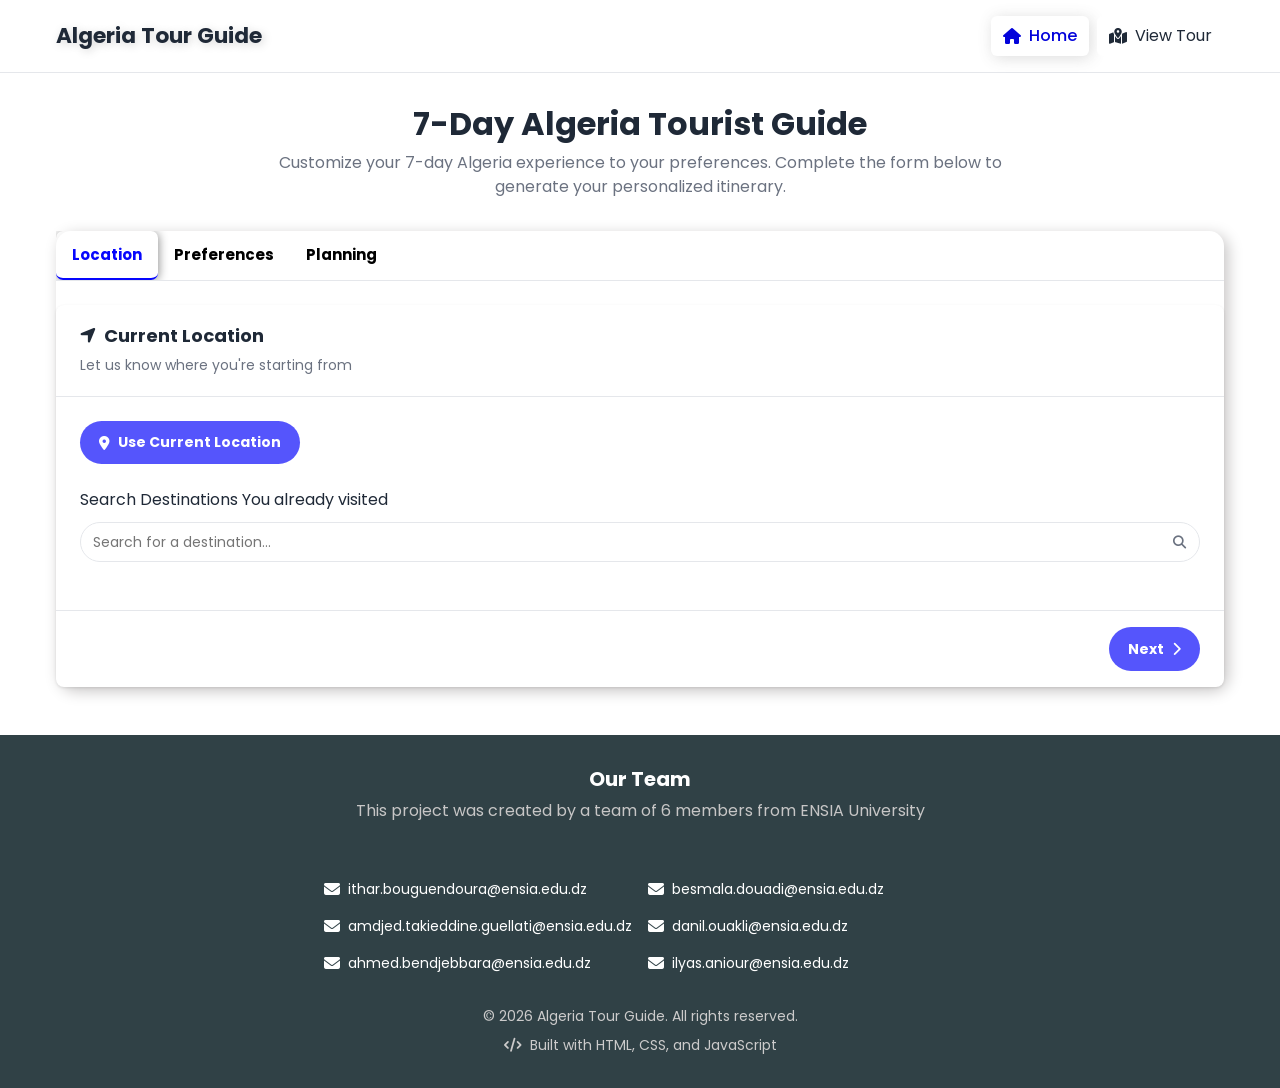
<file: templates/index.html>
<!DOCTYPE html>
<html lang="en">
<head>
  <meta charset="UTF-8">
  <meta name="viewport" content="width=device-width, initial-scale=1.0">
  <title>7-Day Algeria Tourist Guide</title>
  <meta name="description" content="Comprehensive 7-day tour guide for Algeria">
  <meta name="keywords" content="Algeria, tourism, travel, guide, itinerary">
  <meta name="author" content="Algeria Tour Guide Team">
  <!-- Built with HTML, CSS, and JavaScript -->
  <link rel="stylesheet" href="../static/styles.css">
  <link rel="stylesheet" href="https://cdnjs.cloudflare.com/ajax/libs/font-awesome/6.4.0/css/all.min.css">
</head>
<body>
  <header class="header">
    <div class="container">
      <div class="header-content">
        <a href="index.html" class="logo">Algeria Tour Guide</a>
        <nav class="nav">
          <a href="/" class="nav-link active">
            <i class="fas fa-home"></i> Home
          </a>
          <a href="/tour" class="nav-link">
            <i class="fas fa-map-marked-alt"></i> View Tour
          </a>
        </nav>
      </div>
    </div>
  </header>

  <main>
    <div class="container">
      <h1 class="main-title">7-Day Algeria Tourist Guide</h1>
      <p class="main-description">
        Customize your 7-day Algeria experience to your preferences. Complete the form below to generate your
        personalized itinerary.
      </p>

      <div class="tour-form-container">
        <div id="validation-error" class="alert alert-error hidden">
          <i class="fas fa-exclamation-circle"></i>
          <span id="error-message"></span>
        </div>

        <div class="tabs">
          <div class="tab-header">
            <button class="tab-button active" data-tab="location">Location</button>
            <button class="tab-button" data-tab="preferences">Preferences</button>
            <button class="tab-button" data-tab="planning">Planning</button>
          </div>

          <div class="tab-content">
            <!-- Location Tab -->
            <div class="tab-pane active" id="location-tab">
              <div class="card">
                <div class="card-header">
                  <h2 class="card-title"><i class="fas fa-location-arrow"></i> Current Location</h2>
                  <p class="card-description">Let us know where you're starting from</p>
                </div>
                <div class="card-content">
                  <div class="form-group">
                    <button type="button" id="get-location-btn" class="btn btn-primary">
                      <i class="fas fa-map-marker-alt"></i> Use Current Location
                    </button>
                  </div>

                  <div id="current-location-display" class="location-display hidden">
                    <div class="font-medium">Starting from:</div>
                    <div class="location-name" id="location-name">GPS Location</div>
                    <div class="location-coordinates" id="location-coordinates"></div>
                  </div>

                  <div class="form-group">
                    <label for="destination-search">Search Destinations You already visited</label>
                    <div class="search-container">
                      <input type="text" id="destination-search" class="input" placeholder="Search for a destination...">
                      <button type="button" class="search-button">
                        <i class="fas fa-search"></i>
                      </button>
                    </div>
                    <div id="search-results" class="search-results hidden"></div>
                  </div>

                  <div id="selected-destinations-container" class="selected-destinations hidden">
                    <label>Selected Destinations</label>
                    <div id="selected-destinations" class="badge-container"></div>
                  </div>
                </div>
                <div class="card-footer">
                  <button type="button" class="btn btn-primary next-tab" data-next="preferences" id="next-btn-form1">
                    Next <i class="fas fa-chevron-right"></i>
                  </button>
                </div>
              </div>
            </div>

            <!-- Preferences Tab -->
            <div class="tab-pane" id="preferences-tab">
              <div class="card">
                <div class="card-header">
                  <h2 class="card-title"><i class="fas fa-compass"></i> Travel Preferences</h2>
                  <p class="card-description">Tell us what you enjoy during your travels</p>
                </div>
                <div class="card-content">
                  <div class="form-group">
                    <label class="label">Preferred Categories (select at least 3)</label>
                    <div class="checkbox-grid">
                      <div class="checkbox-item">
                        <input type="checkbox" id="category-nature" class="category-checkbox" value="Nature">
                        <label for="category-nature">Nature</label>
                      </div>
                      <div class="checkbox-item">
                        <input type="checkbox" id="category-museum" class="category-checkbox" value="Museum">
                        <label for="category-museum">Museum</label>
                      </div>
                      <div class="checkbox-item">
                        <input type="checkbox" id="category-beach" class="category-checkbox" value="Beach">
                        <label for="category-beach">Beach</label>
                      </div>
                      <div class="checkbox-item">
                        <input type="checkbox" id="category-landmark" class="category-checkbox" value="Historical Landmark">
                        <label for="category-landmark">Historical Landmark</label>
                      </div>
                      <div class="checkbox-item">
                        <input type="checkbox" id="category-aquapark" class="category-checkbox" value="Aquapark">
                        <label for="category-aquapark">Aquapark</label>
                      </div>
                      <div class="checkbox-item">
                        <input type="checkbox" id="category-amusement" class="category-checkbox" value="Amusement Park">
                        <label for="category-amusement">Amusement Park</label>
                      </div>
                      <div class="checkbox-item">
                        <input type="checkbox" id="category-mall" class="category-checkbox" value="Mall">
                        <label for="category-mall">Mall</label>
                      </div>
                      <div class="checkbox-item">
                        <input type="checkbox" id="category-religious" class="category-checkbox" value="Religious Site">
                        <label for="category-religious">Religious Site</label>
                      </div>
                    </div>
                    <div class="category-status">
                      <span id="category-badge" class="badge badge-error">0 / 3 selected</span>
                      <span id="category-message" class="hint-text">Please select 3 more categories</span>
                    </div>
                    <div class="hint-text">
                      Note: Aquaparks and beaches will be allocated a full day if selected.
                    </div>
                  </div>

                  <div class="form-group">
                    <label class="label">Budget for the Week (DZD)</label>
                    <div class="input-group">
                      <input type="number" id="total-budget" class="input" value="100000" min="10000" max="1000000" step="5000">
                      <span class="input-suffix">DZD (Algerian Dinar)</span>
                    </div>
                    <div class="hint-text">
                      Recommended budget for a 7-day trip: 70,000 - 150,000 DZD per person
                    </div>
                  </div>

                  <div class="form-group">
                    <label class="label">Hotel Standards</label>
                    <div class="hotel-standards">
                      <div class="hotel-standard-item">
                        <label for="min-stars">Minimum Stars</label>
                        <div class="stars-input">
                          <input type="number" id="min-stars" class="input" value="3" min="1" max="5">
                          <div class="stars" id="min-stars-display">
                            <i class="fas fa-star star-filled"></i>
                            <i class="fas fa-star star-filled"></i>
                            <i class="fas fa-star star-filled"></i>
                            <i class="fas fa-star star-empty"></i>
                            <i class="fas fa-star star-empty"></i>
                          </div>
                        </div>
                      </div>
                      <div class="hotel-standard-item">
                        <label for="max-stars">Maximum Stars</label>
                        <div class="stars-input">
                          <input type="number" id="max-stars" class="input" value="5" min="1" max="5">
                          <div class="stars" id="max-stars-display">
                            <i class="fas fa-star star-filled"></i>
                            <i class="fas fa-star star-filled"></i>
                            <i class="fas fa-star star-filled"></i>
                            <i class="fas fa-star star-filled"></i>
                            <i class="fas fa-star star-filled"></i>
                          </div>
                        </div>
                      </div>
                    </div>
                  </div>

                  <div class="form-group">
                    <label class="label">Travel Priority</label>
                    <div class="radio-group">
                      <div class="radio-item">
                        <input type="radio" id="priority-price" name="priority" value="cost" checked>
                        <label for="priority-price">Price (Lower cost, may take longer)</label>
                      </div>
                      <div class="radio-item">
                        <input type="radio" id="priority-time" name="priority" value="time">
                        <label for="priority-time">Time (Faster travel, may cost more)</label>
                      </div>
                    </div>
                  </div>
                </div>
                <div class="card-footer">
                  <button type="button" class="btn btn-outline prev-tab" data-prev="location">Back</button>
                  <button type="button" class="btn btn-primary next-tab" data-next="planning">
                    Next <i class="fas fa-chevron-right"></i>
                  </button>
                </div>
              </div>
            </div>

            <!-- Planning Tab -->
            <div class="tab-pane" id="planning-tab">
              <div class="card">
                <div class="card-header">
                  <h2 class="card-title"><i class="fas fa-calculator"></i> Trip Planning</h2>
                  <p class="card-description">Configure how your trip will be planned</p>
                </div>
                <div class="card-content">
                  <div class="form-group">
                    <label class="label">Pathfinding Algorithm</label>
                    <div class="algorithm-options">
                      <div class="algorithm-option" data-algorithm="astar">
                        <input type="radio" id="algo-astar" name="algorithm" value="Astar" checked>
                        <label for="algo-astar">
                          <div class="algorithm-name">A* Algorithm</div>
                          <div class="algorithm-description">Efficient pathfinding with heuristics</div>
                        </label>
                      </div>
                      <div class="algorithm-option" data-algorithm="ucs">
                        <input type="radio" id="algo-ucs" name="algorithm" value="UCS">
                        <label for="algo-ucs">
                          <div class="algorithm-name">UCS</div>
                          <div class="algorithm-description">Uniform Cost Search for optimal paths</div>
                        </label>
                      </div>
                      <div class="algorithm-option" data-algorithm="dls">
                        <input type="radio" id="algo-dls" name="algorithm" value="DLS">
                        <label for="algo-dls">
                          <div class="algorithm-name">DLS</div>
                          <div class="algorithm-description">Depth-Limited Search</div>
                        </label>
                      </div>
                      <div class="algorithm-option" data-algorithm="csp">
                        <input type="radio" id="algo-csp" name="algorithm" value="CSP">
                        <label for="algo-csp">
                          <div class="algorithm-name">CSP</div>
                          <div class="algorithm-description">Constraint Satisfaction Problem with backtracking and forward checking</div>
                        </label>
                      </div>
                      <div class="algorithm-option" data-algorithm="steepest">
                        <input type="radio" id="algo-steepest" name="algorithm" value="Steepest HC">
                        <label for="algo-steepest">
                          <div class="algorithm-name">Steepest Ascent Hill Climbing</div>
                          <div class="algorithm-description">Local optimization strategy</div>
                        </label>
                      </div>
                    </div>
                  </div>

                  <div class="form-group">
                    <label class="label">Number of Destinations Per Day</label>
                    <div class="slider-container">
                      <input type="range" id="destinations-per-day" class="slider" min="1" max="3" step="1" value="2">
                      <div class="slider-labels">
                        <span>1</span>
                        <span>2</span>
                        <span>3</span>
                      </div>
                      <div class="slider-value" id="destinations-value">2 destinations per day</div>
                      <div class="hint-text text-center">
                        Note: Aquaparks and beaches will be allocated a full day regardless of this setting.
                      </div>
                    </div>
                  </div>
                </div>
                <div class="card-footer">
                  <button type="button" class="btn btn-outline prev-tab" data-prev="preferences">Back</button>
                  <button type="button" id="generate-tour-btn" class="btn btn-primary">
                    Generate Tour <i class="fas fa-chevron-right"></i>
                  </button>
                </div>
              </div>
            </div>
          </div>
        </div>
      </div>
    </div>
  </main>

  <footer class="footer">
    <div class="container">
      <div class="footer-content">
        <div class="team-section">
          <h3 class="footer-title">Our Team</h3>
          <p class="footer-description">
            This project was created by a team of 6 members from ENSIA University
          </p>
        </div>

        <div class="team-members">
          <div class="team-member">
            <i class="fas fa-envelope"></i>
            <a href="mailto:ithar.bouguendoura@ensia.edu.dz">ithar.bouguendoura@ensia.edu.dz</a>
          </div>
          <div class="team-member">
            <i class="fas fa-envelope"></i>
            <a href="mailto:besmala.douadi@ensia.edu.dz">besmala.douadi@ensia.edu.dz</a>
          </div>
          <div class="team-member">
            <i class="fas fa-envelope"></i>
            <a href="mailto:amdjed.takieddine.guellati@ensia.edu.dz">amdjed.takieddine.guellati@ensia.edu.dz</a>
          </div>
          <div class="team-member">
            <i class="fas fa-envelope"></i>
            <a href="mailto:danil.ouakli@ensia.edu.dz">danil.ouakli@ensia.edu.dz</a>
          </div>
          <div class="team-member">
            <i class="fas fa-envelope"></i>
            <a href="mailto:ahmed.bendjebbara@ensia.edu.dz">ahmed.bendjebbara@ensia.edu.dz</a>
          </div>
          <div class="team-member">
            <i class="fas fa-envelope"></i>
            <a href="mailto:ilyas.aniour@ensia.edu.dz">ilyas.aniour@ensia.edu.dz</a>
          </div>
        </div>

        <div class="copyright">
          <p>&copy; <span id="current-year"></span> Algeria Tour Guide. All rights reserved.</p>
          <div class="tech-stack">
            <i class="fas fa-code"></i>
            <span>Built with HTML, CSS, and JavaScript</span>
          </div>
        </div>
      </div>
    </div>
  </footer>

  <script src="../static/script.js"></script>
  <script src="../static/data_form.js"></script>
</body>
</html>
</file>
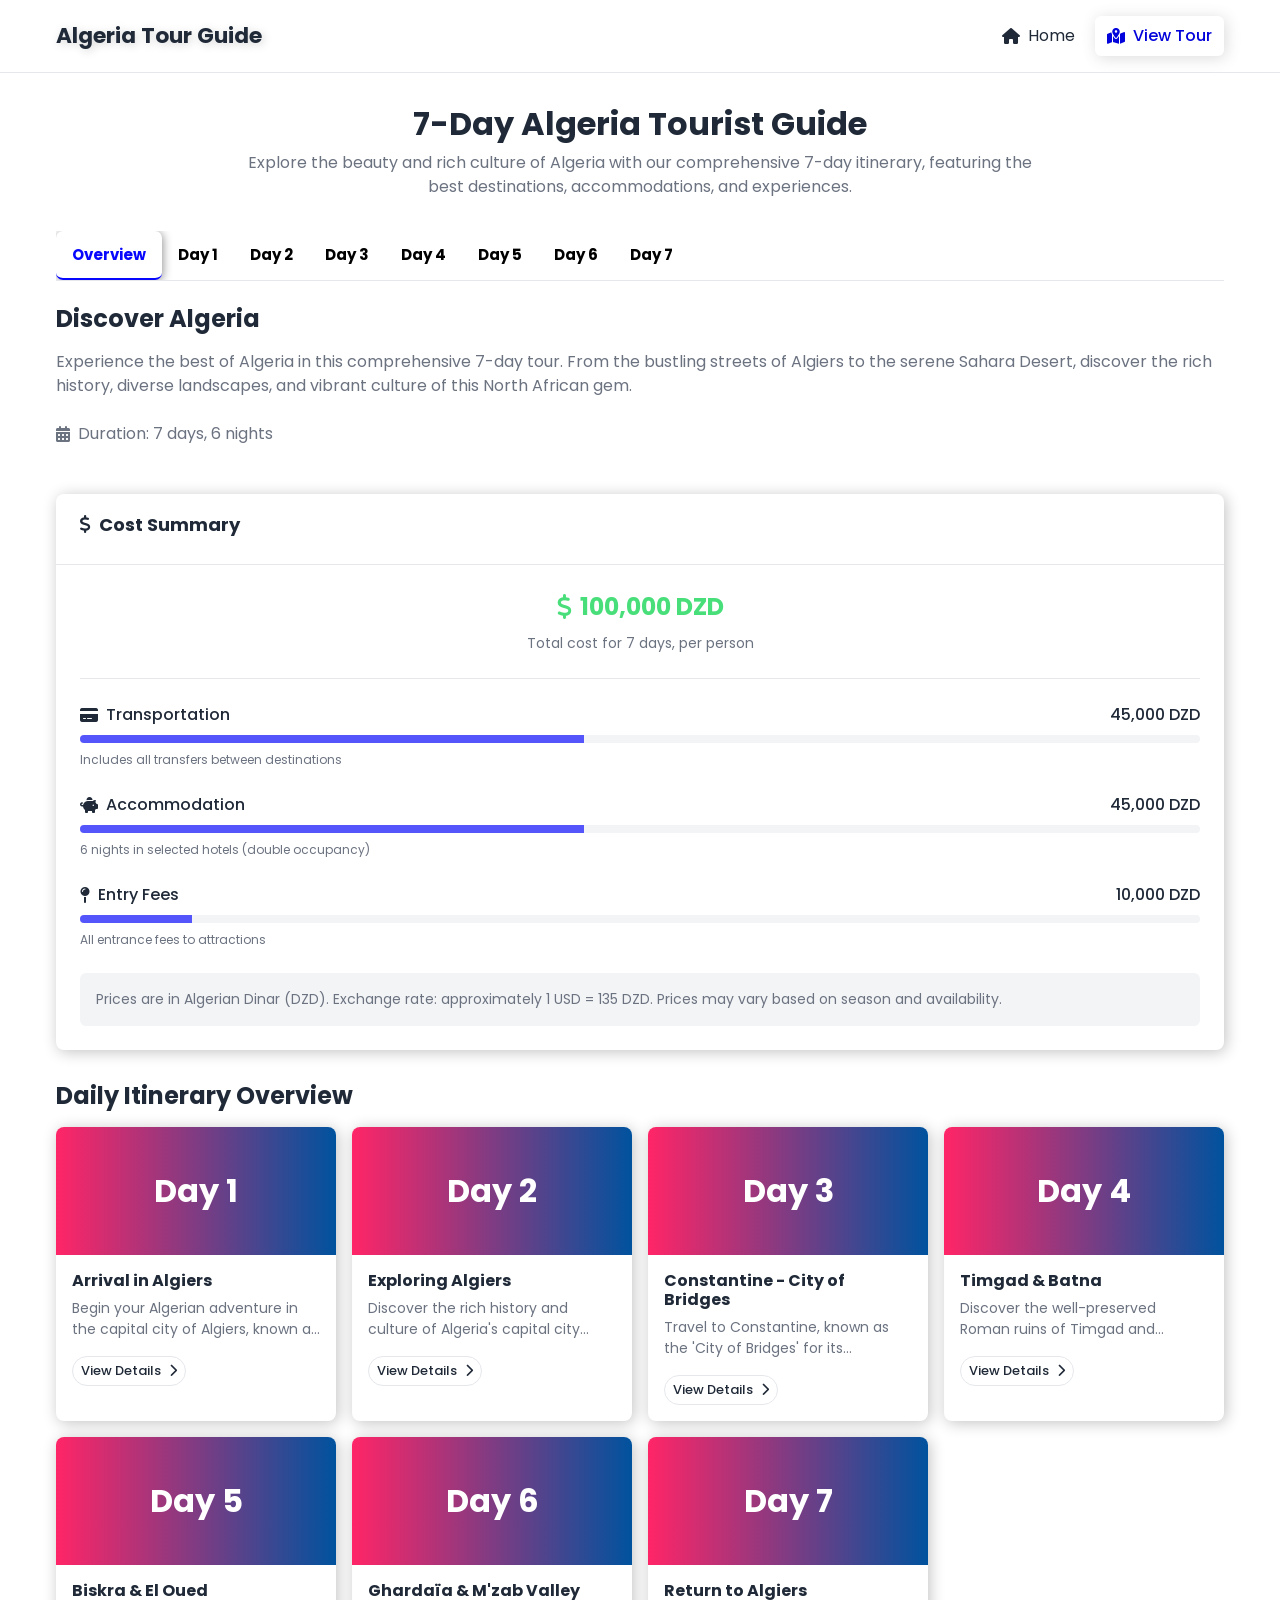
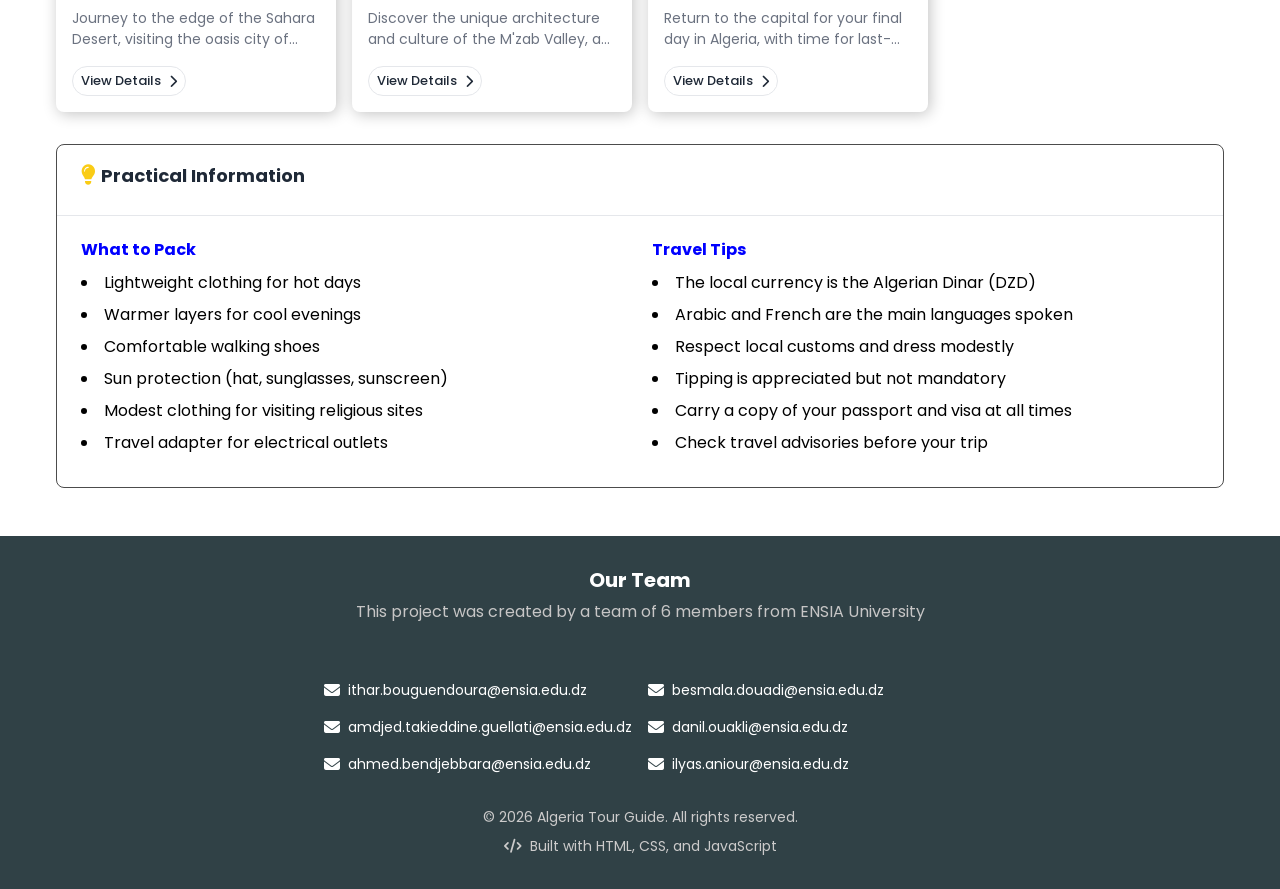
<file: templates/tour.html>
<!DOCTYPE html>
<html lang="en">
<head>
  <meta charset="UTF-8">
  <meta name="viewport" content="width=device-width, initial-scale=1.0">
  <title>Tour Details - 7-Day Algeria Tourist Guide</title>
  <meta name="description" content="Comprehensive 7-day tour guide for Algeria">
  <meta name="keywords" content="Algeria, tourism, travel, guide, itinerary">
  <meta name="author" content="Algeria Tour Guide Team">
  <!-- Built with HTML, CSS, and JavaScript -->
  <link rel="stylesheet" href="../static/styles.css">
  <link rel="stylesheet" href="https://cdnjs.cloudflare.com/ajax/libs/font-awesome/6.4.0/css/all.min.css">
</head>
<body>
  <header class="header">
    <div class="container">
      <div class="header-content">
        <a href="/" class="logo">Algeria Tour Guide</a>
        <nav class="nav">
          <a href="/" class="nav-link">
            <i class="fas fa-home"></i> Home
          </a>
          <a href="/tour" class="nav-link active">
            <i class="fas fa-map-marked-alt"></i> View Tour
          </a>
        </nav>
      </div>
    </div>
  </header>

  <main>
    <div class="container">
      <h1 class="main-title">7-Day Algeria Tourist Guide</h1>
      <p class="main-description">
        Explore the beauty and rich culture of Algeria with our comprehensive 7-day itinerary, featuring the best
        destinations, accommodations, and experiences.
      </p>

      <div id="preferences-summary" class="preferences-summary hidden">
        <div class="alert">
          <div class="alert-content">
            <div class="alert-title">Customized Tour</div>
            <div class="badge-container" id="preferences-badges"></div>
          </div>
          <div class="alert-actions">
            <a href="/" class="btn btn-outline btn-sm">
              <i class="fas fa-arrow-left"></i> Edit
            </a>
            <button id="clear-preferences-btn" class="btn btn-ghost btn-sm">
              <i class="fas fa-times"></i>
            </button>
          </div>
        </div>
      </div>

      <div class="tour-container">
        <div class="tour-tabs">
          <div class="tab-header">
            <button class="tab-button active" data-tab="overview">Overview</button>
            <button class="tab-button" data-tab="day-1">Day 1</button>
            <button class="tab-button" data-tab="day-2">Day 2</button>
            <button class="tab-button" data-tab="day-3">Day 3</button>
            <button class="tab-button" data-tab="day-4">Day 4</button>
            <button class="tab-button" data-tab="day-5">Day 5</button>
            <button class="tab-button" data-tab="day-6">Day 6</button>
            <button class="tab-button" data-tab="day-7">Day 7</button>
          </div>

          <div class="tab-content">
            <!-- Overview Tab -->
            <div class="tab-pane active" id="overview-tab">
              <div class="tour-overview">
                <div class="overview-header">
                  <h2 class="section-title">Discover Algeria</h2>
                  <p class="section-description">
                    Experience the best of Algeria in this comprehensive 7-day tour. From the bustling streets of Algiers to the serene Sahara Desert, discover the rich history, diverse landscapes, and vibrant culture of this North African gem.
                  </p>
                  <div class="tour-meta">
                    <div class="tour-meta-item">
                      <i class="fas fa-calendar-alt"></i>
                      <span>Duration: 7 days, 6 nights</span>
                    </div>
                  </div>
                </div>

                <!-- Cost Summary Section -->
                <div class="cost-summary-card">
                  <div class="card-header">
                    <h3 class="card-title"><i class="fas fa-dollar-sign"></i> Cost Summary</h3>
                  </div>
                  <div class="card-content">
                    <div class="total-cost">
                      <div class="cost-amount" id="cost-amount">
                        <i class="fas fa-dollar-sign"></i>
                        <span>100,000 DZD</span>
                      </div>
                      <div class="cost-description">Total cost for 7 days, per person</div>
                    </div>

                    <hr class="divider">

                    <div class="cost-breakdown">
                      <div class="cost-item">
                        <div class="cost-item-header">
                          <div class="cost-item-title">
                            <i class="fas fa-credit-card text-blue"></i>
                            <span>Transportation</span>
                          </div>
                          <div class="cost-item-amount" id="transport-cost">45,000 DZD</div>
                        </div>
                        <div class="progress-bar">
                          <div class="progress progress-transport" style="width: 45%;"></div>
                        </div>
                        <div class="cost-item-description">Includes all transfers between destinations</div>
                      </div>

                      <div class="cost-item">
                        <div class="cost-item-header">
                          <div class="cost-item-title">
                            <i class="fas fa-piggy-bank text-green"></i>
                            <span>Accommodation</span>
                          </div>
                          <div class="cost-item-amount" id="accommodation-cost">45,000 DZD</div>
                        </div>
                        <div class="progress-bar">
                          <div class="progress progress-hotels" style="width: 45%;"></div>
                        </div>
                        <div class="cost-item-description">6 nights in selected hotels (double occupancy)</div>
                      </div>

                      <div class="cost-item">
                        <div class="cost-item-header">
                          <div class="cost-item-title">
                            <i class="fas fa-map-pin text-red"></i>
                            <span>Entry Fees</span>
                          </div>
                          <div class="cost-item-amount" id="entry-cost">10,000 DZD</div>
                        </div>
                        <div class="progress-bar">
                          <div class="progress progress-fees" style="width: 10%;"></div>
                        </div>
                        <div class="cost-item-description">All entrance fees to attractions</div>
                      </div>
                    </div>

                    <div class="cost-note">
                      <p>Prices are in Algerian Dinar (DZD). Exchange rate: approximately 1 USD = 135 DZD. Prices may vary based on season and availability.</p>
                    </div>
                  </div>
                </div>

                <!-- Daily Itinerary Overview -->
                <div class="daily-overview">
                  <h3 class="section-title">Daily Itinerary Overview</h3>
                  <div class="day-cards">
                    <div class="day-card" data-day="1">
                      <div class="day-card-header">
                        <span class="day-number">Day 1</span>
                      </div>
                      <div class="day-card-content">
                        <h4 class="day-title">Arrival in Algiers</h4>
                        <p class="day-description">Begin your Algerian adventure in the capital city of Algiers, known as 'Algiers the White' for its stunning whitewashed buildings.</p>
                        <button class="btn btn-outline btn-sm view-day-btn" data-day="1">
                          View Details <i class="fas fa-chevron-right"></i>
                        </button>
                      </div>
                    </div>

                    <div class="day-card" data-day="2">
                      <div class="day-card-header">
                        <span class="day-number">Day 2</span>
                      </div>
                      <div class="day-card-content">
                        <h4 class="day-title">Exploring Algiers</h4>
                        <p class="day-description">Discover the rich history and culture of Algeria's capital city through its monuments, museums, and historic districts.</p>
                        <button class="btn btn-outline btn-sm view-day-btn" data-day="2">
                          View Details <i class="fas fa-chevron-right"></i>
                        </button>
                      </div>
                    </div>

                    <div class="day-card" data-day="3">
                      <div class="day-card-header">
                        <span class="day-number">Day 3</span>
                      </div>
                      <div class="day-card-content">
                        <h4 class="day-title">Constantine - City of Bridges</h4>
                        <p class="day-description">Travel to Constantine, known as the 'City of Bridges' for its spectacular natural bridges spanning deep gorges.</p>
                        <button class="btn btn-outline btn-sm view-day-btn" data-day="3">
                          View Details <i class="fas fa-chevron-right"></i>
                        </button>
                      </div>
                    </div>

                    <div class="day-card" data-day="4">
                      <div class="day-card-header">
                        <span class="day-number">Day 4</span>
                      </div>
                      <div class="day-card-content">
                        <h4 class="day-title">Timgad & Batna</h4>
                        <p class="day-description">Discover the well-preserved Roman ruins of Timgad and explore the city of Batna, gateway to the Aurès Mountains.</p>
                        <button class="btn btn-outline btn-sm view-day-btn" data-day="4">
                          View Details <i class="fas fa-chevron-right"></i>
                        </button>
                      </div>
                    </div>

                    <div class="day-card" data-day="5">
                      <div class="day-card-header">
                        <span class="day-number">Day 5</span>
                      </div>
                      <div class="day-card-content">
                        <h4 class="day-title">Biskra & El Oued</h4>
                        <p class="day-description">Journey to the edge of the Sahara Desert, visiting the oasis city of Biskra and the unique 'City of a Thousand Domes', El Oued.</p>
                        <button class="btn btn-outline btn-sm view-day-btn" data-day="5">
                          View Details <i class="fas fa-chevron-right"></i>
                        </button>
                      </div>
                    </div>

                    <div class="day-card" data-day="6">
                      <div class="day-card-header">
                        <span class="day-number">Day 6</span>
                      </div>
                      <div class="day-card-content">
                        <h4 class="day-title">Ghardaïa & M'zab Valley</h4>
                        <p class="day-description">Discover the unique architecture and culture of the M'zab Valley, a UNESCO World Heritage site with its pentapolis of fortified cities.</p>
                        <button class="btn btn-outline btn-sm view-day-btn" data-day="6">
                          View Details <i class="fas fa-chevron-right"></i>
                        </button>
                      </div>
                    </div>

                    <div class="day-card" data-day="7">
                      <div class="day-card-header">
                        <span class="day-number">Day 7</span>
                      </div>
                      <div class="day-card-content">
                        <h4 class="day-title">Return to Algiers</h4>
                        <p class="day-description">Return to the capital for your final day in Algeria, with time for last-minute shopping and a farewell dinner.</p>
                        <button class="btn btn-outline btn-sm view-day-btn" data-day="7">
                          View Details <i class="fas fa-chevron-right"></i>
                        </button>
                      </div>
                    </div>
                  </div>
                </div>

                <!-- Practical Information -->
                <div class="practical-info-card">
                  <div class="card-header" style="display: flex; gap: 5px;">
                    <i class="fas fa-lightbulb" style="font-size: 20px; color: #facc15;"></i>
                    <h3 class="card-title">Practical Information</h3>
                  </div>
                  <div class="card-content">
                    <div class="practical-info-grid">
                      <div class="practical-info-column">
                        <h4 class="info-title" style="color: blue; font-weight: bold;">What to Pack</h4>
                        <ul class="info-list">
                          <li>Lightweight clothing for hot days</li>
                          <li>Warmer layers for cool evenings</li>
                          <li>Comfortable walking shoes</li>
                          <li>Sun protection (hat, sunglasses, sunscreen)</li>
                          <li>Modest clothing for visiting religious sites</li>
                          <li>Travel adapter for electrical outlets</li>
                        </ul>
                      </div>
                      <div class="practical-info-column">
                        <h4 class="info-title" style="color: blue; font-weight: bold;">Travel Tips</h4>
                        <ul class="info-list">
                          <li>The local currency is the Algerian Dinar (DZD)</li>
                          <li>Arabic and French are the main languages spoken</li>
                          <li>Respect local customs and dress modestly</li>
                          <li>Tipping is appreciated but not mandatory</li>
                          <li>Carry a copy of your passport and visa at all times</li>
                          <li>Check travel advisories before your trip</li>
                        </ul>
                      </div>
                    </div>
                  </div>
                </div>
              </div>
            </div>

            <!-- Day 1 Tab (as an example, other days would follow the same pattern) -->
            <div class="tab-pane" id="day-1-tab">
              <div class="day-itinerary" id="day-itinerary-1">
                <div class="day-header">
                  <h2 class="day-title">Day 1:</h2>
                </div>
                <!-- Activities Section -->
                <div class="activities-section" id="activities-section1">

                </div>

                <!-- Transportation to Next Day -->
                
              </div>
            </div>

            <!-- Other day tabs would follow the same pattern -->
            <div class="tab-pane" id="day-2-tab">
              <div class="day-itinerary" id="day-itinerary-2">
                <div class="day-header">
                  <h2 class="day-title">Day 2:</h2>
                </div>
                <div class="activities-section" id="activities-section2">
                    
                </div>
              </div>
            </div>



            <div class="tab-pane" id="day-3-tab">
              <div class="day-itinerary" id="day-itinerary-3">
                <div class="day-header">
                  <h2 class="day-title">Day 3:</h2>
                </div>
                <div class="activities-section" id="activities-section3">
                    
                </div>
              </div>
            </div>



            <div class="tab-pane" id="day-4-tab">
              <div class="day-itinerary" id="day-itinerary-4">
                <div class="day-header">
                  <h2 class="day-title">Day 4:</h2>
                </div>
                <div class="activities-section" id="activities-section4">
                    
                </div>
              </div>
            </div>



            <div class="tab-pane" id="day-5-tab">
              <div class="day-itinerary" id="day-itinerary-5">
                <div class="day-header">
                  <h2 class="day-title">Day 5:</h2>
                </div>
                <div class="activities-section" id="activities-section5">
                    
                </div>
              </div>
            </div>



            <div class="tab-pane" id="day-6-tab">
              <div class="day-itinerary" id="day-itinerary-6">
                <div class="day-header">
                  <h2 class="day-title">Day 6:</h2>
                </div>
                <div class="activities-section" id="activities-section6">
                    
                </div>
              </div>
            </div>



            <div class="tab-pane" id="day-7-tab">
              <div class="day-itinerary" id="day-itinerary-7">
                <div class="day-header">
                  <h2 class="day-title">Day 7:</h2>
                </div>
                <div class="activities-section" id="activities-section7">
                    
                </div>
              </div>
            </div>


          </div>
        </div>
      </div>
    </div>
  </main>

  <footer class="footer">
    <div class="container">
      <div class="footer-content">
        <div class="team-section">
          <h3 class="footer-title">Our Team</h3>
          <p class="footer-description">
            This project was created by a team of 6 members from ENSIA University
          </p>
        </div>

        <div class="team-members">
          <div class="team-member">
            <i class="fas fa-envelope"></i>
            <a href="mailto:ithar.bouguendoura@ensia.edu.dz">ithar.bouguendoura@ensia.edu.dz</a>
          </div>
          <div class="team-member">
            <i class="fas fa-envelope"></i>
            <a href="mailto:besmala.douadi@ensia.edu.dz">besmala.douadi@ensia.edu.dz</a>
          </div>
          <div class="team-member">
            <i class="fas fa-envelope"></i>
            <a href="mailto:amdjed.takieddine.guellati@ensia.edu.dz">amdjed.takieddine.guellati@ensia.edu.dz</a>
          </div>
          <div class="team-member">
            <i class="fas fa-envelope"></i>
            <a href="mailto:danil.ouakli@ensia.edu.dz">danil.ouakli@ensia.edu.dz</a>
          </div>
          <div class="team-member">
            <i class="fas fa-envelope"></i>
            <a href="mailto:ahmed.bendjebbara@ensia.edu.dz">ahmed.bendjebbara@ensia.edu.dz</a>
          </div>
          <div class="team-member">
            <i class="fas fa-envelope"></i>
            <a href="mailto:ilyas.aniour@ensia.edu.dz">ilyas.aniour@ensia.edu.dz</a>
          </div>
        </div>

        <div class="copyright">
          <p>&copy; <span id="current-year"></span> Algeria Tour Guide. All rights reserved.</p>
          <div class="tech-stack">
            <i class="fas fa-code"></i>
            <span>Built with HTML, CSS, and JavaScript</span>
          </div>
        </div>
      </div>
    </div>
  </footer>

  <script src="../static/script.js"></script>
  <script src="../static/data_form.js"></script>
  <script src="../static/setData_to_tour.js"></script>
</body>
</html>
</file>
<file: static/styles.css>
@import url("https://fonts.googleapis.com/css2?family=Poppins:wght@300;400;500;600;700&display=swap");

/* Base Styles */
:root {
  --primary: rgb(85, 85, 252);
  --primary-dark: blue;
  --secondary: #f3f4f6;
  --secondary-dark: #e5e7eb;
  --text: #1f2937;
  --text-light: #6b7280;
  --background: #ffffff;
  --background-alt: white;
  --border: #e5e7eb;
  --success: #10b981;
  --error: #ef4444;
  --warning: #f59e0b;
  --info: #3b82f6;
}

* {
  margin: 0;
  padding: 0;
  box-sizing: border-box;
}

body {
  font-family: "Poppins";
  color: var(--text);
  background-color: var(--background-alt);
  line-height: 1.5;
}

.container {
  width: 100%;
  max-width: 1200px;
  margin: 0 auto;
  padding: 0 1rem;
}

a {
  color: var(--primary);
  text-decoration: none;
}

a:hover {
  text-decoration: underline;
}

.hidden {
  display: none !important;
}

/* Typography */
h1,
h2,
h3,
h4,
h5,
h6 {
  font-weight: 700;
  line-height: 1.2;
  margin-bottom: 0.5rem;
}

.main-title {
  font-size: 2rem;
  text-align: center;
  margin-top: 2rem;
  margin-bottom: 0.5rem;
  color: var(--text);
}

.main-description {
  text-align: center;
  color: var(--text-light);
  margin-bottom: 2rem;
  max-width: 800px;
  margin-left: auto;
  margin-right: auto;
}

.section-title {
  font-size: 1.5rem;
  margin-bottom: 1rem;
}

.section-description {
  color: var(--text-light);
  margin-bottom: 1.5rem;
}

/* Header */
.header {
  background-color: var(--background);
  border-bottom: 1px solid var(--border);
  padding: 1rem 0;
}

.header-content {
  display: flex;
  justify-content: space-between;
  align-items: center;
}

.logo {
  font-size: 1.35rem;
  font-weight: 700;
  color: var(--text);
  text-decoration: none;
  text-shadow: 2px 2px 10px rgba(0, 0, 0, 0.171);
}

.logo:hover {
  text-decoration: none;
}

.nav {
  display: flex;
  gap: 0.5rem;
}

.nav-link {
  display: flex;
  align-items: center;
  gap: 0.5rem;
  padding: 0.5rem 0.75rem;
  border-radius: 0.375rem;
  color: var(--text);
  text-decoration: none;
  background-color: white;
  box-shadow: 2px 2px 10px rgba(82, 82, 82, 0);
  transition: .3s;
}

.nav-link:hover {
  box-shadow: 2px 2px 15px rgba(82, 82, 82, 0.2);
  text-decoration: none;
}

.nav-link.active {
  background-color: white;
  color: rgb(3, 3, 219);
  box-shadow: 2px 2px 15px rgba(82, 82, 82, 0.2);
  font-weight: 500;
}

/* Buttons */
.btn {
  display: inline-flex;
  align-items: center;
  justify-content: center;
  gap: 0.5rem;
  padding: 0.7rem 1.2rem;
  border-radius: 1.375rem;
  font-weight: 500;
  cursor: pointer;
  transition: all 0.2s;
  border: none;
  font-size: 0.875rem;
}

.btn-primary {
  background-color: var(--primary);
  color: white;
  font-size: 14px;
  font-family: "Poppins";
  font-weight: bold;
  transition: .2s;
}

.btn-primary:hover {
  background-color: var(--primary-dark);
  box-shadow: 2px 2px 15px rgb(212, 211, 211);
  transform: translateY(-2px);
}

.btn-outline {
  background-color: transparent;
  border: 1px solid var(--border);
  color: var(--text);
}

.btn-outline:hover {
  background-color: var(--secondary);
  outline: none;
}

.btn-ghost {
  background-color: transparent;
  color: var(--text);
}

.btn-ghost:hover {
  background-color: var(--secondary);
}

.btn-sm {
  padding: 0.25rem 0.5rem;
  font-size: 0.8rem;
}

.btn-sm:hover {
  text-decoration: none;
}

/* Forms */
.input {
  width: 100%;
  padding: 0.5rem 0.75rem;
  border-radius: 0.375rem;
  border: 1px solid var(--border);
  background-color: var(--background);
  color: var(--text);
  font-size: 0.875rem;
}

.input:focus {
  outline: none;
  border-color: var(--primary);
  box-shadow: 0 0 0 2px rgba(245, 158, 11, 0.2);
}

.input-group {
  display: flex;
  align-items: center;
}

.input-suffix {
  margin-left: 0.5rem;
  color: var(--text-light);
  font-size: 0.875rem;
}

.form-group {
  margin-bottom: 1.5rem;
}

.label {
  display: block;
  margin-bottom: 0.5rem;
  font-weight: 500;
  font-size: 0.875rem;
}

.hint-text {
  font-size: 0.75rem;
  color: var(--text-light);
  margin-top: 0.25rem;
}

.checkbox-grid {
  display: grid;
  grid-template-columns: repeat(2, 1fr);
  gap: 0.75rem;
}

.checkbox-item {
  display: flex;
  align-items: center;
  gap: 0.5rem;
}

.radio-group {
  display: flex;
  flex-direction: column;
  gap: 0.75rem;
}

.radio-item {
  display: flex;
  align-items: center;
  gap: 0.5rem;
}

/* Slider */
.slider-container {
  padding: 1rem 0;
}

.slider {
  width: 100%;
  height: 0.5rem;
  background-color: var(--secondary);
  border-radius: 1rem;
  outline: none;
  -webkit-appearance: none;
  appearance: none;
  margin-bottom: 1rem;
}

.slider::-webkit-slider-thumb {
  -webkit-appearance: none;
  appearance: none;
  width: 1.25rem;
  height: 1.25rem;
  border-radius: 50%;
  background: var(--primary);
  cursor: pointer;
}

.slider::-moz-range-thumb {
  width: 1.25rem;
  height: 1.25rem;
  border-radius: 50%;
  background: var(--primary);
  cursor: pointer;
  border: none;
}

.slider-labels {
  display: flex;
  justify-content: space-between;
  margin-bottom: 1rem;
  font-size: 0.75rem;
  color: var(--text-light);
}

.slider-value {
  text-align: center;
  font-weight: 500;
  margin-bottom: 0.5rem;
}

/* Cards */
.card {
  background-color: var(--background);
  border-radius: 0.5rem;
  box-shadow: 0 1px 3px rgba(0, 0, 0, 0.1);
  margin-bottom: 1.5rem;
  overflow: hidden;
}

.card-header {
  padding: 1.25rem 1.5rem;
  border-bottom: 1px solid var(--border);
}

.card-title {
  font-size: 1.125rem;
  display: flex;
  align-items: center;
  gap: 0.5rem;
}

.card-description {
  color: var(--text-light);
  font-size: 0.875rem;
  margin-top: 0.25rem;
}

.card-content {
  padding: 1.5rem;
}

.card-footer {
  padding: 1rem 1.5rem;
  border-top: 1px solid var(--border);
  display: flex;
  justify-content: flex-end;
  gap: 0.75rem;
}

/* Tabs */
.tabs {
  margin-bottom: 2rem;
  box-shadow: 4px 4px 15px rgb(199, 197, 197);
  border-radius: 15px;
}

.tab-header {
  display: flex;
  border-bottom: 1px solid var(--border);
  margin-bottom: 1.5rem;
  overflow-x: auto;
}

.tab-button {
  padding: 0.75rem 1rem;
  font-weight: bold;
  color: black;
  background: none;
  border: none;
  font-size: 15px;
  cursor: pointer;
  white-space: nowrap;
  border-bottom: 2px solid transparent;
  font-family: "Poppins";
}

.tab-button.active {
  color: rgb(7, 7, 253);
  border-bottom: 2px solid rgb(7, 7, 253);
  box-shadow: 1px 1px 10px rgb(146, 146, 146);
  border-radius: 7px;
  transition: .2s;
}

.tab-pane {
  display: none;
}

.tab-pane.active {
  display: block;
}


.preferences-summary {
  border-radius: 20px;
  box-shadow: 2px 3px 15px rgba(97, 96, 96, 0.25);
}

/* Alerts */
.alert {
  padding: 1rem;
  border-radius: 0.775rem;
  margin-bottom: 1rem;
  background-color: white;
  border: 2px solid black;
  display: flex;
  justify-content: space-between;
  align-items: center;
}

.alert-content {
  flex: 1;
}

.alert-title {
  font-weight: 500;
  margin-bottom: 0.25rem;
}

.alert-actions {
  display: flex;
  gap: 0.5rem;
}

.alert-error {
  background-color: rgba(239, 68, 68, 0.1);
  border-color: rgba(239, 68, 68, 0.2);
  color: var(--error);
}

/* Badges */
.badge {
  display: inline-flex;
  align-items: center;
  padding: 0.25rem 0.5rem;
  border-radius: 9999px;
  font-size: 0.75rem;
  font-weight: 500;
}

.badge-container {
  display: flex;
  flex-wrap: wrap;
  gap: 0.5rem;
}

.badge-success {
  background-color: rgba(16, 185, 129, 0.1);
  color: var(--success);
}

.badge-error {
  background-color: rgba(239, 68, 68, 0.1);
  color: var(--error);
}

.badge-warning {
  background-color: rgba(245, 158, 11, 0.1);
  color: var(--warning);
}

.badge-info {
  background-color: rgba(59, 130, 246, 0.1);
  color: var(--info);
}

/* Search */
.search-container {
  margin-top: 10px;
  position: relative;
  height: 40px;
}

.input {
  height: 100%;
  border-radius: 20px;
  font-family: "Poppins";

}

.search-button {
  position: absolute;
  right: 0.5rem;
  top: 50%;
  transform: translateY(-50%);
  background: none;
  height: 100%;
  margin-right: 3px;
  width: 20px;
  border: none;
  color: var(--text-light);
  cursor: pointer;
}

.search-results {
  position: absolute;
  top: 100%;
  left: 0;
  right: 0;
  background-color: var(--background);
  border: 1px solid var(--border);
  border-radius: 0.375rem;
  box-shadow: 0 4px 6px -1px rgba(0, 0, 0, 0.1);
  z-index: 10;
  max-height: 300px;
  overflow-y: auto;
}

.search-result-item {
  padding: 0.75rem 1rem;
  cursor: pointer;
  display: flex;
  align-items: center;
  justify-content: space-between;
}

.search-result-item:hover {
  background-color: var(--secondary);
}

.badge-container {
  margin-top: 10px;
}

.badge-c {
  padding: 5px 10px;
  display: flex;
  gap: 10px;
  background: linear-gradient(to right, rgb(119, 118, 118), rgb(43, 42, 42));
  color: white;
  font-size: 14px;
  border-radius: 20px;
}

.badge-c .btn-close {
  border: none;
  background: none;
  color: white;
  font-size: 16px;
  cursor: pointer;
}

/* Location Display */
.location-display {
  background-color: var(--secondary);
  padding: 0.75rem;
  border-radius: 0.375rem;
  margin-bottom: 1.5rem;
}

.location-name {
  font-size: 0.875rem;
  color: var(--text);
}

.location-coordinates {
  font-size: 0.75rem;
  color: var(--text-light);
}

/* Stars */
.stars {
  display: flex;
  gap: 0.25rem;
}

.star-filled {
  color: #f59e0b;
}

.star-empty {
  color: #d1d5db;
}

.stars-text {
  margin-left: 0.5rem;
  font-size: 0.75rem;
  color: var(--text-light);
}

/* Algorithm Options */
.algorithm-options {
  display: flex;
  flex-direction: column;
  gap: 0.75rem;
}

.algorithm-option {
  border: 1px solid var(--border);
  border-radius: 0.375rem;
  padding: 1rem;
  cursor: pointer;
}

.algorithm-option:hover {
  background-color: var(--secondary);
}

.algorithm-option input[type="radio"] {
  margin-right: 0.5rem;
}

.algorithm-name {
  font-weight: 500;
}

.algorithm-description {
  font-size: 0.875rem;
  color: var(--text-light);
}

/* Transport Options */
.transport-options {
  display: grid;
  grid-template-columns: repeat(2, 1fr);
  gap: 0.75rem;
}

.transport-option {
  display: flex;
  align-items: center;
  gap: 0.5rem;
}

/* Hotel Standards */
.hotel-standards {
  display: grid;
  grid-template-columns: repeat(2, 1fr);
  gap: 1rem;
}

.hotel-standard-item {
  display: flex;
  flex-direction: column;
  gap: 0.5rem;
}

.stars-input {
  display: flex;
  align-items: center;
  gap: 0.75rem;
}

/* Category Status */
.category-status {
  display: flex;
  align-items: center;
  gap: 0.5rem;
  margin-top: 0.5rem;
}

/* Tour Overview */
.tour-overview {
  display: flex;
  flex-direction: column;
  gap: 2rem;
}

.overview-header {
  margin-bottom: 1rem;
}

.tour-meta {
  display: flex;
  flex-wrap: wrap;
  gap: 1rem;
  margin-top: 1rem;
}

.tour-meta-item {
  display: flex;
  align-items: center;
  gap: 0.5rem;
  color: var(--text-light);
}

/* Cost Summary */
.cost-summary-card {
  box-shadow: 2px 2px 15px rgba(0, 0, 0, 0.24);
  border-radius: 0.5rem;
  overflow: hidden;
}

.total-cost {
  display: flex;
  flex-direction: column;
  align-items: center;
  gap: 0.5rem;
  margin-bottom: 1.5rem;
}

.cost-amount {
  font-size: 1.5rem;
  font-weight: 700;
  display: flex;
  align-items: center;
  gap: 0.5rem;
  color: #48DE7A;
}

.cost-description {
  font-size: 0.875rem;
  color: var(--text-light);
}

.divider {
  height: 1px;
  background-color: var(--border);
  border: none;
  margin: 1.5rem 0;
}

.cost-breakdown {
  display: flex;
  flex-direction: column;
  gap: 1.5rem;
}

.cost-item {
  display: flex;
  flex-direction: column;
  gap: 0.5rem;
}

.cost-item-header {
  display: flex;
  justify-content: space-between;
  align-items: center;
}

.cost-item-title {
  display: flex;
  align-items: center;
  gap: 0.5rem;
  font-weight: 500;
}

.cost-item-amount {
  font-weight: 500;
}

.progress-bar {
  height: 0.5rem;
  background-color: var(--secondary);
  border-radius: 9999px;
  overflow: hidden;
}

.progress {
  height: 100%;
  background-color: var(--primary);
}

.cost-item-description {
  font-size: 0.75rem;
  color: var(--text-light);
}

.cost-note {
  background-color: var(--secondary);
  padding: 1rem;
  border-radius: 0.375rem;
  margin-top: 1.5rem;
  font-size: 0.875rem;
  color: var(--text-light);
}

/* Day Cards */
.day-cards {
  display: grid;
  grid-template-columns: repeat(auto-fill, minmax(250px, 1fr));
  gap: 1rem;
}

.day-card {
  box-shadow: 2px 2px 15px rgba(0, 0, 0, 0.24);
  border-radius: 0.5rem;
  overflow: hidden;
}

.day-card-header {
  height: 8rem;
  background: linear-gradient(to right, rgb(255, 37, 103), rgb(0, 82, 158));
  display: flex;
  align-items: center;
  justify-content: center;
}

.day-number {
  font-size: 2rem;
  font-weight: 700;
  color: white;
}

.day-card-content {
  padding: 1rem;
}

.day-title {
  font-weight: bolder;
  margin-bottom: 0.5rem;
}

.day-itinerary .day-header .day-title {
  color: #0353ca;
}

.day-description {
  font-size: 0.875rem;
  color: var(--text-light);
  margin-bottom: 1rem;
  display: -webkit-box;
  -webkit-line-clamp: 2;
  -webkit-box-orient: vertical;
  overflow: hidden;
}

/* Practical Info */
.practical-info-card {
  border: 1px solid rgba(0, 0, 0, 0.701);
  border-radius: 0.5rem;
  overflow: hidden;
}

.practical-info-grid {
  display: grid;
  grid-template-columns: 1fr;
  gap: 1.5rem;
}



@media (min-width: 768px) {
  .practical-info-grid {
    grid-template-columns: 1fr 1fr;
  }
}

.info-title {
  font-weight: 500;
  margin-bottom: 0.75rem;
}

.info-list {
  list-style-position: inside;
  color: black;
}

.info-list li {
  margin-bottom: 0.5rem;
}

/* Day Itinerary */
.day-itinerary {
  display: flex;
  flex-direction: column;
  gap: 1.5rem;
}

.day-header {
  margin-bottom: 1rem;
}

.activities-section {
  display: flex;
  flex-direction: column;
  gap: 1.5rem;
}

.activity-card {
  border-radius: 0.5rem;
  overflow: hidden;
  box-shadow: 2px 2px 15px rgba(0, 0, 0, 0.25);
  border: 1px solid rgb(160, 159, 159);
}

.activity-image {
  height: 32rem;
  background-size: cover;
  background-position: center;
  position: relative;
}

.activity-badge {
  position: absolute;
  top: 0.5rem;
  right: 0.5rem;
  background-color: var(--secondary);
  color: var(--text);
  padding: 0.25rem 0.5rem;
  border-radius: 0.25rem;
  font-size: 0.75rem;
  font-weight: 500;
}

.activity-title {
  position: absolute;
  bottom: 1rem;
  left: 1rem;
  color: white;
  font-size: 1.25rem;
  text-shadow: 0 1px 2px rgba(0, 0, 0, 0.5);
}

.activity-content {
  padding: 1.5rem;
  display: flex;
  gap: 1rem;
}

.activity-number-badge {
  height: 2rem;
  width: 2rem;
  border-radius: 9999px;
  background-color: white;
  color: black;
  box-shadow: 2px 2px 15px rgb(0, 0, 0, 0.2);
  display: flex;
  align-items: center;
  justify-content: center;
  font-weight: 700;
  font-size: 1.125rem;
  margin-top: 0.25rem;
}

.activity-details {
  flex: 1;
}

.activity-description {
  margin-bottom: 1rem;
  color: var(--text);
}

.activity-meta {
  display: flex;
  flex-wrap: wrap;
  gap: 1.5rem;
  align-items: center;
}

.activity-meta-item {
  display: flex;
  align-items: center;
  justify-content: center;
  gap: 0.25rem;
  font-size: 0.975rem;
  color: black;
}

.review-count {
  font-size: 0.75rem;
}

/* Transportation */
.transportation-section {
  display: flex;
  flex-direction: column;
  align-items: center;
  gap: 1rem;
}

.transportation-arrow {
  display: flex;
  flex-direction: column;
  align-items: center;
  gap: 0.25rem;
  color: black;
  font-size: 0.875rem;
}

.transportation-arrow i {
  border-radius: 50%;
  padding: 10px 12px;
  color: black;
  box-shadow: 2px 2px 15px rgba(0, 0, 0, 0.21);
}

.transportation-card {
  width: 100%;
  border: 2px solid rgb(248, 98, 98);
  border-radius: 0.5rem;
  overflow: hidden;
}

.transport-route {
  display: flex;
  justify-content: space-between;
  align-items: center;
  margin-bottom: 0.75rem;
}

.transport-from-to {
  font-size: 0.875rem;
}

.transport-badge {
  display: flex;
  align-items: center;
  gap: 0.25rem;
  padding: 0.25rem 0.5rem;
  border-radius: 0.25rem;
  border: 1px solid var(--border);
  font-size: 0.75rem;
}

.transport-details {
  display: flex;
  gap: 1rem;
  font-size: 0.875rem;
  color: var(--text-light);
}

.transport-detail {
  display: flex;
  align-items: center;
  gap: 0.25rem;
}

/* Next Day Transport */
.next-day-transport-card {
  border: 2px solid rgb(0, 110, 255);
  border-radius: 0.5rem;
  position: relative;
  background-color: white;
}

.next-day-transport-card::before {
  content: "";
  position: absolute;
  top: 1%;
  left: 0;
  right: 0;
  bottom: 1%;
  filter: blur(8px);
  background-color: rgb(0, 110, 255);
  z-index: -55;
}

.transport-route-large {
  display: flex;
  justify-content: space-between;
  align-items: center;
  margin-bottom: 1.5rem;
}

.transport-from,
.transport-to {
  display: flex;
  flex-direction: column;
  gap: 0.25rem;
}

.transport-label {
  font-size: 0.875rem;
  color: var(--text-light);
}

.transport-location {
  font-weight: 500;
}

.transport-separator {
  display: flex;
  align-items: center;
  gap: 0.5rem;
  color: var(--text-light);
}

.separator-line {
  width: 2.5rem;
  height: 1px;
  background-color: var(--border);
}

.transport-details-grid {
  display: grid;
  grid-template-columns: repeat(3, 1fr);
  gap: 1rem;
}

.transport-detail-item {
  display: flex;
  flex-direction: column;
  gap: 0.25rem;
}

.detail-label {
  display: flex;
  align-items: center;
  gap: 0.375rem;
  font-size: 0.875rem;
  font-weight: 500;
  color: var(--text-light);
}

.detail-value {
  color: var(--text);
}


.accommodation-card .card-header .card-title {
  display: inline-block;
  background: linear-gradient(90deg, rgb(255, 17, 88), rgb(22, 58, 216)); /* example gradient */
  -webkit-background-clip: text;
  -webkit-text-fill-color: transparent;

  /* Optional for non-webkit browsers (limited support) */
  background-clip: text;
  color: transparent;
  text-shadow: 3px 3px 15px rgb(0, 0, 0, 0.2);
}



.detail-subtext {
  font-size: 0.75rem;
  color: var(--text-light);
}

/* Accommodation */
.accommodation-card {
  border: 2px solid /*rgb(0, 89, 255)*/;
  border-radius: 0.5rem;
  border-image: linear-gradient(90deg, rgb(255, 17, 88), rgb(22, 58, 216)) 1;
  /*box-shadow: 2px 3px 15px rgba(0, 0, 0, 0.21);*/
  position: relative;
  background-color: white;
}

.restaurant-card {
  border: 2px solid black;
  border-radius: 0.8rem;
  box-shadow: 2px 3px 15px rgba(58, 58, 58, 0.21);
  background-color: white;
}

.restaurant-card .restaurant-details {
  display: flex;
  flex-direction: column;
  gap: 0.75rem;
}

.restaurant-name {
  font-size: 1.25rem;
  font-weight: 500;
}

.accommodation-card::before {
  content: "";
  position: absolute;
  top: 0;
  left: 0;
  right: 0;
  bottom: 0;
  z-index: -99;
  border-radius: 0.5rem;
  background: linear-gradient(90deg, rgb(255, 17, 88), rgb(22, 58, 216));
  filter: blur(8px);
  opacity: 0.8;
}



.accommodation-details {
  display: flex;
  flex-direction: column;
  gap: 0.75rem;
}

.accommodation-name {
  font-size: 1.25rem;
  font-weight: 500;
}

/* Footer */
.footer {
  background: #304146;
  padding: 2rem 0;
  margin-top: 3rem;
}

.footer-content {
  display: flex;
  flex-direction: column;
  gap: 2rem;
}

.team-section {
  text-align: center;
  margin-bottom: 1.5rem;
}

.footer-title {
  font-size: 1.25rem;
  margin-bottom: 0.5rem;
  color: white;
}

.footer-description {
  color: rgb(199, 198, 198);
}

.team-members {
  display: grid;
  grid-template-columns: repeat(auto-fill, minmax(300px, 1fr));
  gap: 1rem;
  max-width: 900px;
  margin: 0 auto;
}

.team-member {
  display: flex;
  align-items: center;
  gap: 0.5rem;
  color: white;
}

.team-member a {
  font-size: 0.875rem;
  color: white;
}

.team-member a:hover {
  color: var(--primary);
}

.copyright {
  text-align: center;
  color: rgb(204, 203, 203);
  font-size: 0.875rem;
}

.tech-stack {
  display: flex;
  align-items: center;
  justify-content: center;
  gap: 0.5rem;
  margin-top: 0.5rem;
}


.view-day-btn {
  font-family: "Poppins";
  padding: 4px 8px;
  font-size: 13px;
  overflow: hidden;
  position: relative;
  background: transparent;
}

.view-day-btn::after {
  content: '';
  position: absolute;
  width: 0;
  left: 0;
  background: linear-gradient(to right, rgb(255, 37, 103), rgb(0, 82, 158));
  height: 100%;
  transition: .6s;
  z-index: -1;
}

.view-day-btn:hover::after {
  width: 100%;
}

.view-day-btn:hover {
  background: transparent;
  color: white;
}

/* Responsive */
@media (max-width: 768px) {
  .checkbox-grid {
    grid-template-columns: 1fr;
  }

  .hotel-standards {
    grid-template-columns: 1fr;
  }

  .transport-details-grid {
    grid-template-columns: 1fr;
  }

  .transport-route-large {
    flex-direction: column;
    gap: 1rem;
  }

  .transport-separator {
    transform: rotate(90deg);
  }
}
</file>
